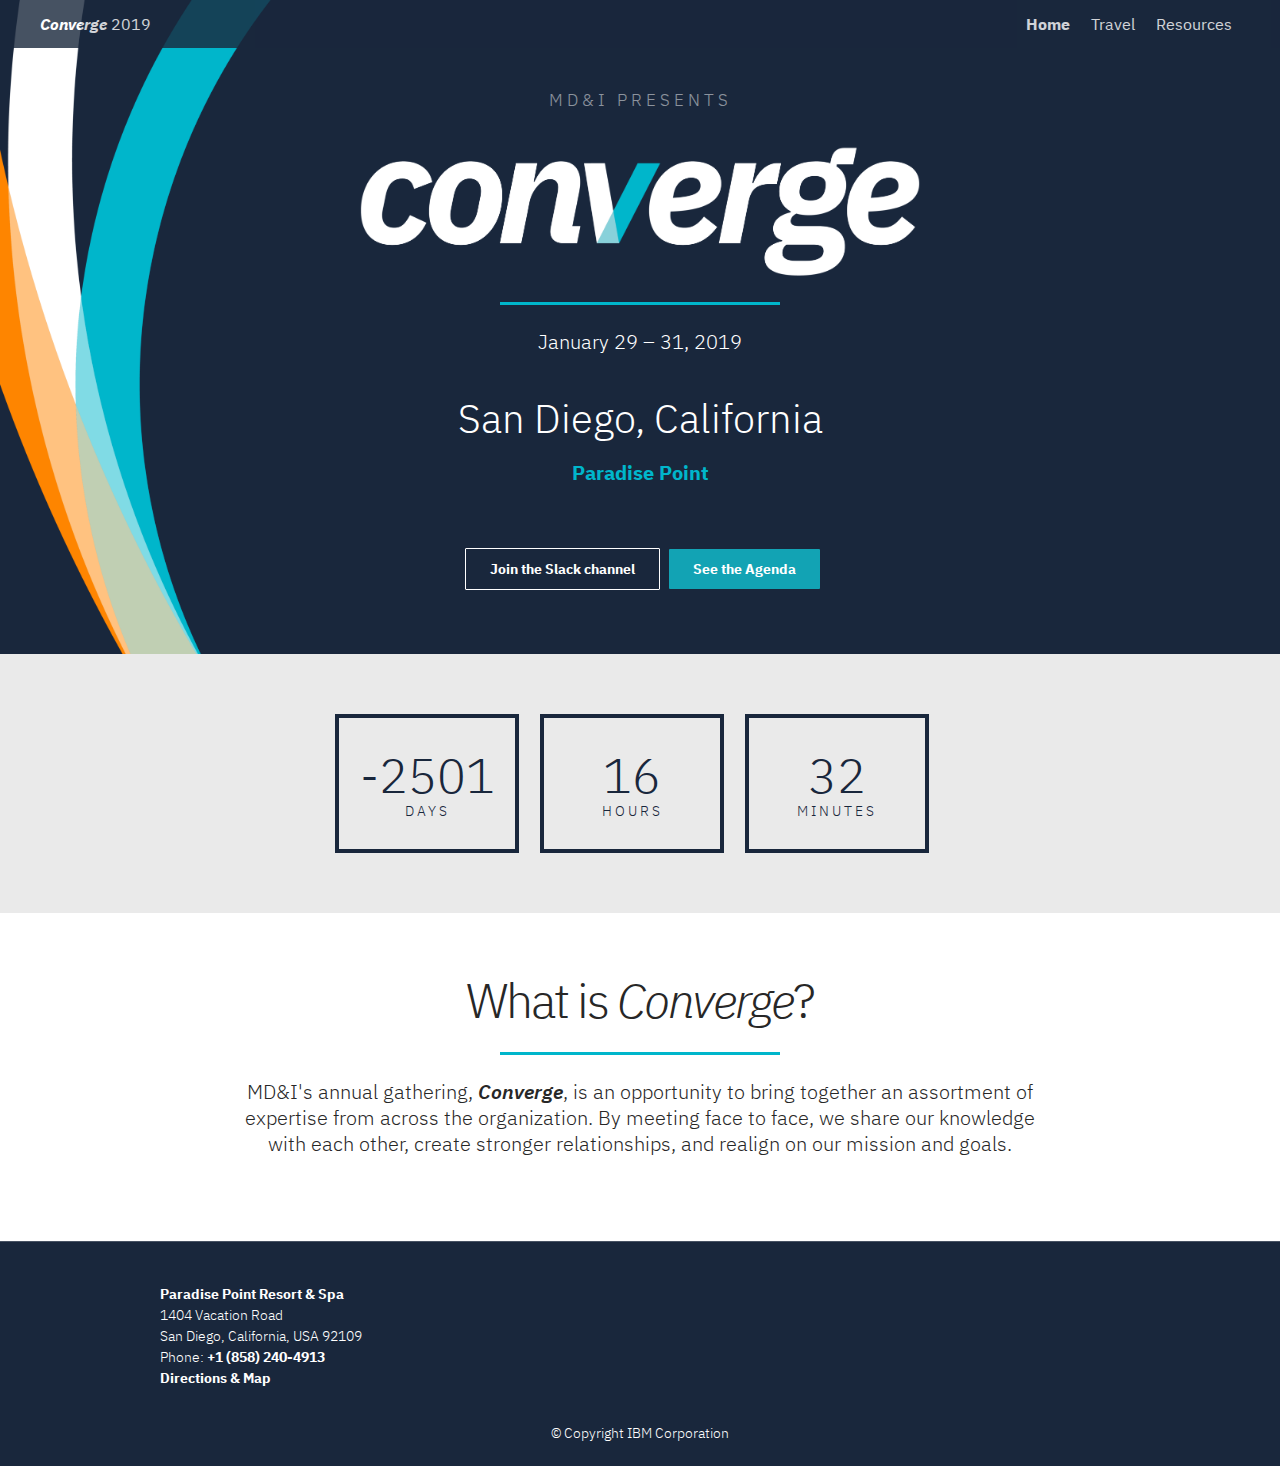
<file: index.html>
<!DOCTYPE html>
<html lang="en-US">

<head>
  <meta http-equiv="Content-Type" content="text/html; charset=UTF-8" />
  <meta http-equiv="X-UA-Compatible" content="IE=edge">
  <meta name="viewport" content="width=device-width, initial-scale=1, shrink-to-fit=no">
  <meta name="Owner" content="Jerry Peitzman/US/IBM," />
  <meta name="Source" content="delivery:IBM authoring:IBM" />
  <meta name="Robots" content="index, follow" />

  <title>Converge 2019</title>
  <meta name="description" content="" />

  <link rel="stylesheet" href="src/css/normalize.css">
  <link rel="stylesheet" href="src/css/main.css">
</head>

<body class="home">

    <nav class="global-menu" aria-label="global navigation">
      <a class="menu__toggle" aria-label="Toggle navigation menu" onclick="toggleMenu()">
        <img alt="Toggle navigation menu" class="menu-toggle-icon" src="src/img/icon-menutoggle.svg">
      </a>
      <div class="menu__header">
        <a class="menu__identifier" href="index.html">
          <b><i>Converge</b></i> 2019
        </a>
      </div>
      <ul class="menu" id="menu__toggle" style="display:none;">
        <li class="menu__item active">
          <a class="menu__link" href="index.html">Home</a>
        </li>
        <li class="menu__item ">
          <a class="menu__link" href="travel.html">Travel</a>
        </li>
        <li class="menu__item ">
          <a class="menu__link" href="resources.html">Resources</a>
        </li>
        </ul>
    </nav>

  <div class="hero">
    <div class="container">
      <div class="hero__group">
        <p class="darkparagraph">MD&amp;I Presents</p>
        <img src='src/img/converge_logo_80.png' id='logoimage'>
      </div>
      <hr />
      <p>January 29 – 31, 2019</p>
      <h2>San Diego, California</h2>
      <a href="https://www.destinationhotels.com/paradise-point" target="_blank">Paradise Point</a>
      <div class="hero__button-group">
          <a href="" class="apx-button apx-button--secondary">Join the Slack channel</a>
          <a href="" class="apx-button apx-button--primary">See the Agenda</a>
      </div>
    </div>
  </div>
  <section class="gray">
    <div class="container">
    <div id="countdown" >
      <div><span class="days"></span>
        <div class="smalltext">Days</div>
      </div>
      <div><span class="hours"></span>
        <div class="smalltext full">Hours</div>
        <div class="smalltext abbrev">Hrs</div>
      </div>
        <div><span class="minutes"></span>
        <div class="smalltext full">Minutes</div>
        <div class="smalltext abbrev">Min</div>
      </div>
    </div>
  </div>
</section>
  <main>
    <div class="container">
      <h3>What is <em>Converge</em>?</h3>
      <hr />
      <p>MD&I's annual gathering, <em>Converge</em>, is an opportunity to bring together an assortment of expertise from across the organization. By meeting face to face, we share our knowledge with each other, create stronger relationships, and realign on our mission and goals.</p>
    </div>



  </main>
  <section class="dark hidden">
    <div class="container">
    <h3>Education Sessions - Call for Proposals</h3>
    <hr />
    <p>This year, we're looking to build the curriculum around our theme: <span class="nobr">In Sight</span>. We want to hear new voices and get fresh ideas from MD&amp;Iers and teams of diverse backgrounds and experiences!</p>
    <p>Submit ideas to Bill Chamberlin by <strong>Oct 13</strong>. Learn about our proposal criteria and the submission process on <a href="https://w3-connections.ibm.com/blogs/66da2f77-25af-469a-a484-51c890669c04/entry/Have_an_idea_for_a_2018_Skill_Summit_Educaton_Session?lang=en_us">Connections.</a></p>
    </div>
  </section>
  <footer>
    <div class="container flex-container">
      <div class="flex-item">
        <address>
          <b>Paradise Point Resort & Spa</b><br />
          1404 Vacation Road<br />
          San Diego, California, USA 92109<br />
          Phone: <a href="tel:1-858-240-4913">+1 (858) 240-4913</a><br />
          <a href="https://www.google.com/maps/place/Paradise+Point+Resort+%26+Spa/@32.764924,-117.240332,15z/data=!4m22!1m14!4m13!1m5!1m1!1s0x80deaa6c155d60bf:0x47aa3ded79326d9e!2m2!1d-117.240434!2d32.7649121!1m6!1m2!1s0x80deaa6c155d60bf:0x47aa3ded79326d9e!2sHyatt+Regency+Mission+Bay+Spa+and+Marina,+1441+Quivira+Rd,+San+Diego,+CA+92109!2m2!1d-117.240434!2d32.7649121!3m6!1s0x0:0x3938534cc22f65e!5m1!1s2018-08-20!8m2!3d32.7751694!4d-117.2388035" target="_blank">Directions & Map</a>
        </address>
      </div>
      <div class="flex-item">
      </div>
      <div class="flex-item">
      </div>
    </div>
    <div class="container">
        <p>&copy; Copyright IBM Corporation</p>
    </div>
  </footer>

  <script type="text/javascript">
    function toggleMenu() {
      var x = document.getElementById("menu__toggle");
      if (x.style.display === "none") {
        x.style.display = "block";
      } else {
        x.style.display = "none";
      }
    }

    var deadline = 'Sep 21 2019 00:00:00';
    function time_remaining(endtime) {
      var t = Date.parse(endtime) - Date.parse(new Date());
      var seconds = Math.floor((t / 1000) % 60);
      var minutes = Math.floor((t / 1000 / 60) % 60);
      var hours = Math.floor((t / (1000 * 60 * 60)) % 24);
      var days = Math.floor(t / (1000 * 60 * 60 * 24));
      return {
        'total': t,
        'days': days,
        'hours': hours,
        'minutes': minutes,
        'seconds': seconds
      };
    }
    function run_clock(id, endtime) {
      var clock = document.getElementById(id);

      // get spans where our clock numbers are held
      var days_span = clock.querySelector('.days');
      var hours_span = clock.querySelector('.hours');
      var minutes_span = clock.querySelector('.minutes');
      var seconds_span = clock.querySelector('.seconds');

      function update_clock() {
        var t = time_remaining(endtime);

        // update the numbers in each part of the clock
        days_span.innerHTML = t.days;
        hours_span.innerHTML = ('0' + t.hours).slice(-2);
        minutes_span.innerHTML = ('0' + t.minutes).slice(-2);
        seconds_span.innerHTML = ('0' + t.seconds).slice(-2);

        if (t.total <= 0) {
          clearInterval(timeinterval);
        }
      }
      update_clock();
      var timeinterval = setInterval(update_clock, 1000);
    }
    run_clock('countdown', deadline);
    //# sourceURL=pen.js
  </script>
</body>

</html>
</file>
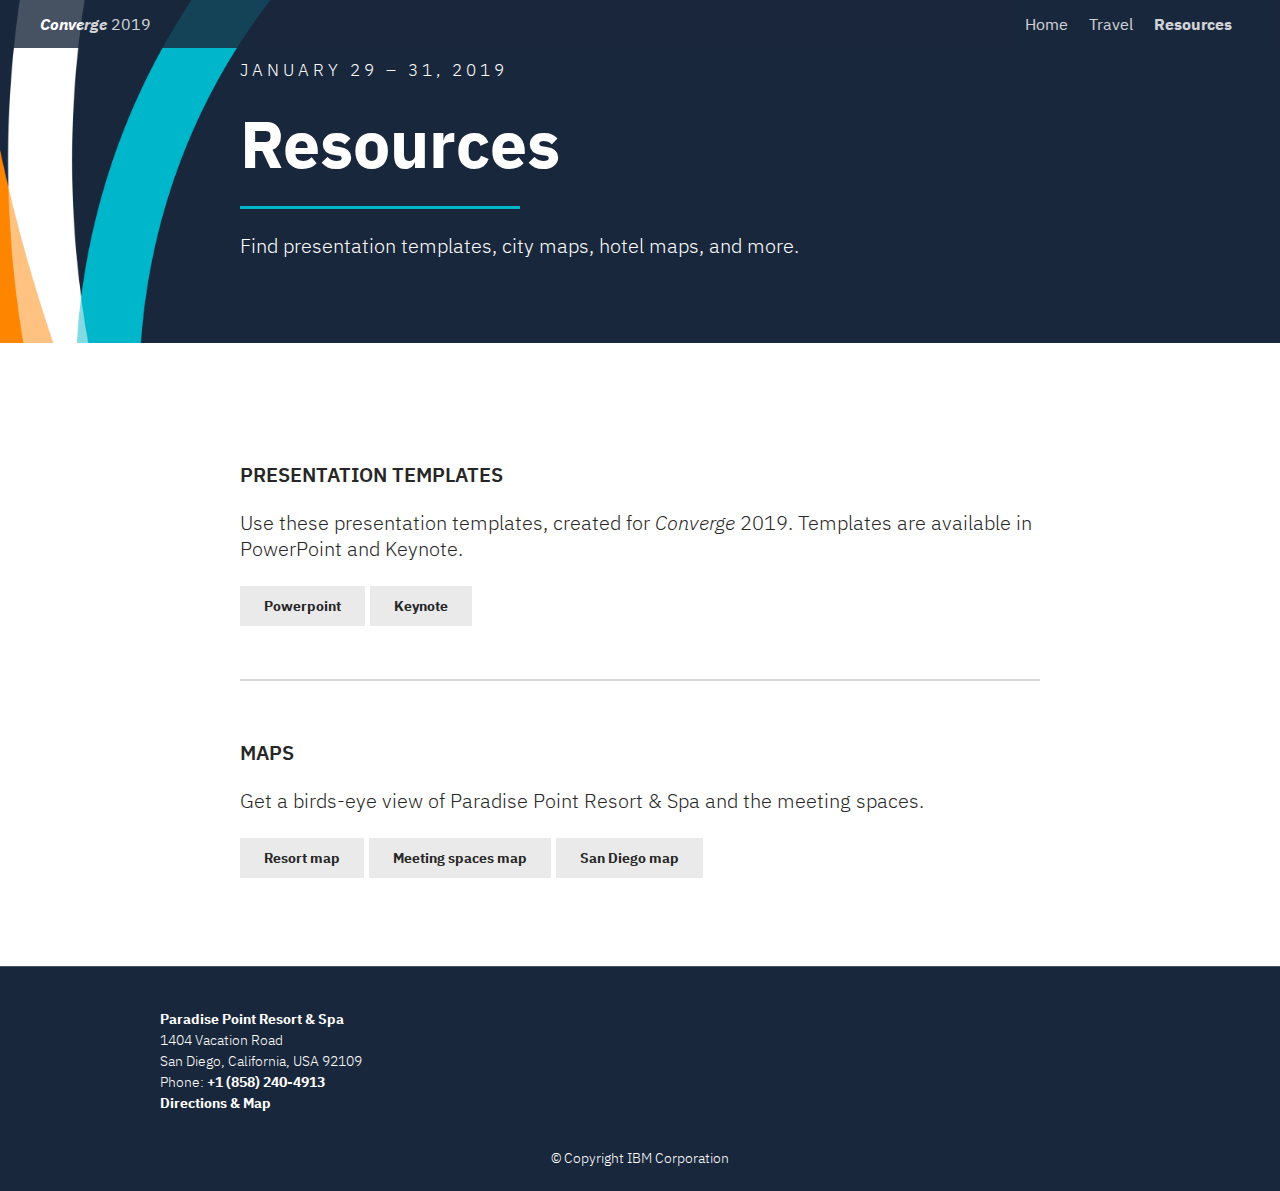
<file: resources.html>
<!DOCTYPE html>
<html lang="en-US">

<head>
  <meta http-equiv="Content-Type" content="text/html; charset=UTF-8" />
  <meta http-equiv="X-UA-Compatible" content="IE=edge">
  <meta name="viewport" content="width=device-width, initial-scale=1, shrink-to-fit=no">
  <meta name="Owner" content="Jerry Peitzman/US/IBM" />
  <meta name="Source" content="delivery:IBM authoring:IBM" />
  <meta name="Robots" content="index, follow" />

  <title>Resources - Converge 2019</title>
  <meta name="description" content="" />

  <link rel="stylesheet" href="src/css/normalize.css">
  <link rel="stylesheet" href="src/css/main.css">
</head>

<body>

  <nav class="global-menu" aria-label="global navigation">
    <a class="menu__toggle" aria-label="Toggle navigation menu" onclick="toggleMenu()">
      <img alt="Toggle navigation menu" class="menu-toggle-icon" src="src/img/icon-menutoggle.svg">
    </a>

    <div class="menu__header">
      <a class="menu__identifier" href="index.html">
        <b><i>Converge</b></i> 2019
      </a>
    </div>
    <ul class="menu" id="menu__toggle" style="display:none;">
      <li class="menu__item">
        <a class="menu__link" href="index.html">Home</a>
      </li>
      <li class="menu__item ">
        <a class="menu__link" href="travel.html">Travel</a>
      </li>
      <li class="menu__item active">
        <a class="menu__link" href="resources.html">Resources</a>
      </li>
    </ul>
  </nav>

  <div class="hero">
    <div class="container">
      <div class="hero__group">
        <p>January 29 – 31, 2019</p>
        <h1>Resources</h1>
      </div>
      <hr class="left" />
      <p>Find presentation templates, city maps, hotel maps, and more.</p>
    </div>
  </div>
  <main>


    <div class="container">
      <h4>Presentation templates</h4>
      <p>Use these presentation templates, created for <i>Converge</i> 2019. Templates are available in PowerPoint and Keynote.</p>
      <p>
          <a href="src/downloads/Powerpoint.zip" class="apx-button">Powerpoint</a>
          <a href="src/downloads/Keynote.zip" class="apx-button">Keynote</a>

      </p>

      <hr class="full" />

      <h4>Maps</h4>
      <p>Get a birds-eye view of Paradise Point Resort & Spa and the meeting spaces.</p>
      <p>
          <a href="src/downloads/converge_resort_map.pdf" class="apx-button" target="_blank">Resort map</a>
          <a href="src/downloads/converge_meeting-spaces_map.pdf" class="apx-button" target="_blank">Meeting spaces map</a>
          <a href="https://www.google.com/maps/place/Paradise+Point+Resort+%26+Spa/@32.775169,-117.240997,17z/data=!3m1!4b1!4m5!3m4!1s0x80deaa7406679e99:0x3938534cc22f65e!8m2!3d32.775169!4d-117.238803" class="apx-button" target="_blank">San Diego map</a>
      </p>

    </div>



  </main>

  <footer>
    <div class="container flex-container">
      <div class="flex-item">
        <address>
          <b>Paradise Point Resort & Spa</b><br />
          1404 Vacation Road<br />
          San Diego, California, USA 92109<br />
          Phone: <a href="tel:1-858-240-4913">+1 (858) 240-4913</a><br />
          <a href="https://www.google.com/maps/place/Paradise+Point+Resort+%26+Spa/@32.764924,-117.240332,15z/data=!4m22!1m14!4m13!1m5!1m1!1s0x80deaa6c155d60bf:0x47aa3ded79326d9e!2m2!1d-117.240434!2d32.7649121!1m6!1m2!1s0x80deaa6c155d60bf:0x47aa3ded79326d9e!2sHyatt+Regency+Mission+Bay+Spa+and+Marina,+1441+Quivira+Rd,+San+Diego,+CA+92109!2m2!1d-117.240434!2d32.7649121!3m6!1s0x0:0x3938534cc22f65e!5m1!1s2018-08-20!8m2!3d32.7751694!4d-117.2388035" target="_blank">Directions & Map</a>
        </address>
      </div>
      <div class="flex-item">
      </div>
      <div class="flex-item">
          </div>
    </div>
    <div class="container">
        <p>&copy; Copyright IBM Corporation</p>
    </div>
  </footer>

</body>
<script type="text/javascript">
  function toggleMenu() {
    var x = document.getElementById("menu__toggle");
    if (x.style.display === "none") {
      x.style.display = "block";
    } else {
      x.style.display = "none";
    }
  }
</script>

</html>
</file>
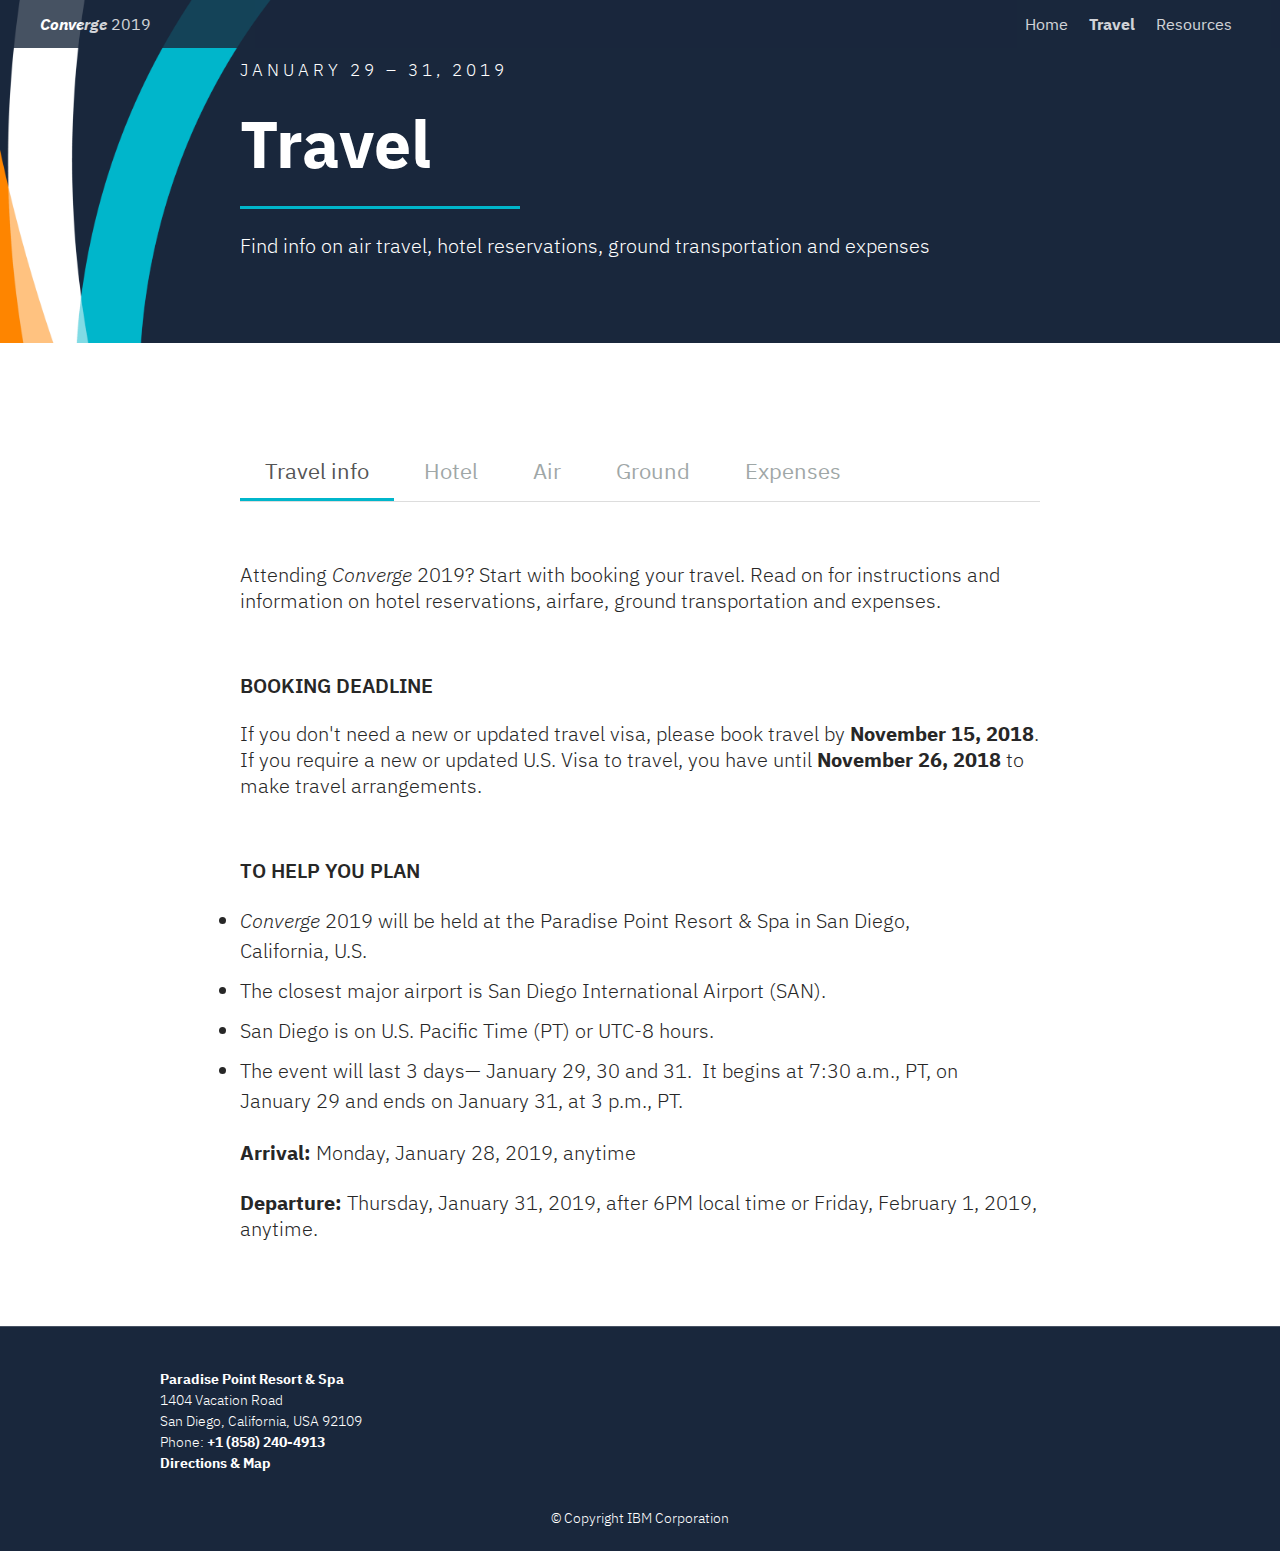
<file: travel.html>
<!DOCTYPE html>
<html lang="en-US">

<head>
  <meta http-equiv="Content-Type" content="text/html; charset=UTF-8" />
  <meta http-equiv="X-UA-Compatible" content="IE=edge">
  <meta name="viewport" content="width=device-width, initial-scale=1, shrink-to-fit=no">
  <meta name="Owner" content="Jerry Peitzman/US/IBM" />
  <meta name="Source" content="delivery:IBM authoring:IBM" />
  <meta name="Robots" content="index, follow" />

  <title>Travel - Converge 2019</title>
  <meta name="description" content="" />

  <link rel="stylesheet" href="src/css/normalize.css">
  <link rel="stylesheet" href="src/css/main.css">


</head>



<body>

  <nav class="global-menu" aria-label="global navigation">
    <a class="menu__toggle" aria-label="Toggle navigation menu" onclick="toggleMenu()">
      <img alt="Toggle navigation menu" class="menu-toggle-icon" src="src/img/icon-menutoggle.svg">
    </a>

    <div class="menu__header">
      <a class="menu__identifier" href="index.html">
        <b><i>Converge</b></i> 2019
      </a>
    </div>
    <ul class="menu" id="menu__toggle" style="display:none;">
      <li class="menu__item">
        <a class="menu__link" href="index.html">Home</a>
      </li>
      <li class="menu__item active">
        <a class="menu__link" href="travel.html">Travel</a>
      </li>
      <li class="menu__item">
        <a class="menu__link" href="resources.html">Resources</a>
      </li>
    </ul>
  </nav>

  <div class="hero">
    <div class="container">
      <div class="hero__group">
        <p>January 29 – 31, 2019</p>
        <h1>Travel</h1>
      </div>
      <hr class="left" />
      <p>Find info on air travel, hotel reservations, ground transportation and expenses</p>
    </div>
  </div>

  <main>

<div class="tabs container">

  <input id="tab1" type="radio" name="tabs" checked>
  <label for="tab1">Travel info</label>

  <input id="tab2" type="radio" name="tabs">
  <label for="tab2">Hotel</label>

  <input id="tab3" type="radio" name="tabs">
  <label for="tab3">Air</label>

  <input id="tab4" type="radio" name="tabs">
  <label for="tab4">Ground</label>

  <input id="tab5" type="radio" name="tabs">
  <label for="tab5">Expenses</label>

  <section id="content1">
    <p>Attending <i>Converge</i> 2019? Start with booking your travel. Read on for instructions and information on hotel reservations, airfare, ground transportation and expenses.</p>

    <h4>Booking Deadline</h4>
    <p>If you don't need a new or updated travel visa, please book travel by <b>November 15, 2018</b>. If you require a new or updated U.S. Visa to travel, you have until <b>November 26, 2018</b> to make travel arrangements.</p>

    <h4>To help you plan</h4>
    <ul>
      <li><i>Converge</i> 2019 will be held at the Paradise Point Resort & Spa in San Diego, California, U.S.</li>
      <li>The closest major airport is San Diego International Airport (SAN).</li>
      <li>San Diego is on U.S. Pacific Time (PT) or UTC-8 hours.</li>
      <li>The event will last 3 days— January 29, 30 and 31.  It begins at 7:30 a.m., PT, on January 29 and ends on January 31, at 3 p.m., PT.</li>
    </ul>

    <p><b>Arrival:</b> Monday, January 28, 2019, anytime</p>

    <p><b>Departure:</b> Thursday, January 31, 2019, after 6PM local time or Friday, February 1, 2019, anytime.</p>


  </section>

  <section id="content2">
    <p><a href="https://www.destinationhotels.com/paradise-point" target="_blank">Paradise Point Resort & Spa</a><br />
    1404 Vacation Road<br />
    San Diego, CA 92109<br />
    +1 (858) 240-4913</p>

    <p>Booking Deadline:</p>
    <ul>
      <li>November 15, 2018, or</li>
      <li>November 26, 2018 for those that require a new or updated U.S. Visa</li>
    </ul>
  </section>

  <section id="content3">

    <p>Booking Deadline:</p>
    <ul>
      <li>November 15, 2018, or</li>
      <li>November 26, 2018 for those that require a new or updated U.S. Visa</li>
    </ul>

    <h4>AIRFARE GUIDELINES</h4>
    <p>Follow the round trip fare caps, based on your departure city, listed below.* Please take the least expensive flight available to you. Your executive must approve any travel exceptions.</p>


    <table style="width:100%">
      <tr>
        <th>Region</th>
        <th>Fare Cap Round Trip Airfare in U.S. dollars (USD)</th>
      </tr>
      <tr>
        <td>Atlanta</td>
        <td>$450</td>
      </tr>
      <tr>
        <td>Austin</td>
        <td>$350</td>
      </tr>
      <tr>
        <td>Boston</td>
        <td>$450</td>
      </tr>
      <tr>
        <td>Canada(Toronto)</td>
        <td>$400</td>
      </tr>
      <tr>
        <td>Chicago</td>
        <td>$400</td>
      </tr>
      <tr>
        <td>China</td>
        <td>$1000</td>
      </tr>
      <tr>
        <td>Detroit</td>
        <td>$450</td>
      </tr>
      <tr>
        <td>France(Paris)</td>
        <td>$1500</td>
      </tr>
      <tr>
        <td>India</td>
        <td>$1450</td>
      </tr>
      <tr>
        <td>Ireland</td>
        <td>$1500</td>
      </tr>
      <tr>
        <td>Japan</td>
        <td>$1000</td>
      </tr>
      <tr>
        <td>Los Angeles</td>
        <td>$400</td>
      </tr>
      <tr>
        <td>Mexico City</td>
        <td>$450</td>
      </tr>
      <tr>
        <td>Middle East & Africa</td>
        <td>$1500</td>
      </tr>
      <tr>
        <td>New York City Tri-State Area</td>
        <td>$400</td>
      </tr>
      <tr>
        <td>Philadelphia</td>
        <td>$500</td>
      </tr>
      <tr>
        <td>Pittsburgh</td>
        <td>$400</td>
      </tr>
      <tr>
        <td>Raleigh</td>
        <td>$450</td>
      </tr>
      <tr>
        <td>Rochester, Minnesota</td>
        <td>$400</td>
      </tr>
      <tr>
        <td>Romania(Bucharest)</td>
        <td>$1200</td>
      </tr>
      <tr>
        <td>San Francisco</td>
        <td>$250</td>
      </tr>
      <tr>
        <td>Seattle</td>
        <td>$250</td>
      </tr>
      <tr>
        <td>UK</td>
        <td>$1500</td>
      </tr>
      <tr>
        <td>Washington, D.C.</td>
        <td>$400</td>
      </tr>
      <tr>
        <td>All other AP</td>
        <td>$1200</td>
      </tr>
      <tr>
        <td>All other Europe</td>
        <td>$1200</td>
      </tr>
      <tr>
        <td>All other Latin America</td>
        <td>$1700</td>
      </tr>
      <tr>
        <td>All other U.S.</td>
        <td>$350</td>
      </tr>
    </table>

    <p><i>The fare caps may change as flights sell out, so check back for updates.</i></p>

  </section>

  <section id="content4">
    <p>MD&I has prepaid for a shuttle service for transportation between the San Diego International Airport and Paradise Point Resort & Spa. This prepaid service is for MD&I employees only.</p>

      <p>Any fees for car rentals, car service, taxis, or rideshares like Uber and Lyft will be at your cost.</p>

      <a href="" target="_blank">Book your shuttle here!</a>


    <h4>Transportation to and from home</h4>
    <p>Each country has its own policies for ground transportation. Please see IBM's <a href="" target="_blank">Global Transportation Policies</a> and make appropriate arrangements based on IBM's guidelines.</p>

  </section>

  <section id="content5">
    <p>Please refer to the <a href="">Expenses page</a> for more information.</p>
  </section>



  </main>

  <footer>
    <div class="container flex-container">
      <div class="flex-item">
        <address>
          <b>Paradise Point Resort & Spa</b><br />
          1404 Vacation Road<br />
          San Diego, California, USA 92109<br />
          Phone: <a href="tel:1-858-240-4913">+1 (858) 240-4913</a><br />
          <a href="https://www.google.com/maps/place/Paradise+Point+Resort+%26+Spa/@32.764924,-117.240332,15z/data=!4m22!1m14!4m13!1m5!1m1!1s0x80deaa6c155d60bf:0x47aa3ded79326d9e!2m2!1d-117.240434!2d32.7649121!1m6!1m2!1s0x80deaa6c155d60bf:0x47aa3ded79326d9e!2sHyatt+Regency+Mission+Bay+Spa+and+Marina,+1441+Quivira+Rd,+San+Diego,+CA+92109!2m2!1d-117.240434!2d32.7649121!3m6!1s0x0:0x3938534cc22f65e!5m1!1s2018-08-20!8m2!3d32.7751694!4d-117.2388035" target="_blank">Directions & Map</a>
        </address>
      </div>
      <div class="flex-item">
      </div>
      <div class="flex-item">
      </div>
    </div>
    <div class="container">
        <p>&copy; Copyright IBM Corporation</p>
    </div>
  </footer>

</body>


</html>
</file>
<file: src/css/main.css>
body {
  background: #19273c;
  color: #272727;
  font-family: 'Plex Sans', 'Helvetica Neue for IBM', 'Helvetica Neue', 'Segoe UI', 'Roboto', 'Oxygen', 'Ubuntu', 'Cantarell', 'Fira Sans', 'Noto Sans', 'Noto', sans-serif;
  font-size: 16px;
  font-weight: 300;
  margin: 0;
  padding: 0;
  width: 100%;
}
body.home {
  text-align: center;
}
@media (min-width: 576px) {
  body {
    font-size: 20px;
  }
}
.containercourses {
  margin: 0 auto;
  margin-bottom: 2em;
  max-width: 800px;
  position: relative;
  width: 100%;
  z-index: 1;
  overflow: hidden;
}

.container {
  margin: 0 auto;
  max-width: 800px;
  position: relative;
  width: 100%;
  z-index: 1;
}

#logoimage {
  padding-bottom: 20px;
  padding-top: 10px;
  width: 70%;
  height: auto;
}

@media (max-width: 480px) {
  #logoimage {
    width: 100%;
  }
}

.pushdown {
  padding-top: 20px;
}

.classes {
  width: 100%;
  overflow: hidden;
  display: inline-block;
}

.classestitle {
  width: auto;
  float: left;
  font-size: 1.2em;
  font-weight: 200;
  letter-spacing: -1px;
  margin-right: .5em;
  margin-bottom: .1em;
}

.classestime {
  width: auto;
  float: left;
  color: #777677;
  display: block;
  font-size: .9em;
  margin-top: .3em;
}

.classesdefinition {
  width: 100%;
  font-size: .85em;
  color: #777677;
  font-weight: 300;
  margin-bottom: 1.8em;
}



/* Headings & Basic Elements
=================================================== */

h1, h2, h3, h5, h6, hgroup, dl, ul, ol, dd, p, figure, blockquote, cite, pre, table, fieldset, hr {
  margin-top: 0;
  margin-bottom: 1.5rem;
}

h1 {
  font-size: 3.3em;
}

h1 em {
  font-style: normal;
  font-weight: 300;
}

h2 {
  font-size: 2em;
  font-weight: 300;
  margin-bottom: .5em;
  margin-top: 1em;
}

h3 {
  font-size: 2.4em;
  font-weight: 300;
  letter-spacing: -2px;
}

h4 {
  margin-top: 3em;
  margin-bottom: 1.5rem;
  text-transform: uppercase;
  font-size: 1em;
  font-weight: 600;
}

h5 {
  font-size: 1em;
  font-weight: 600;
  margin-bottom: .3em;
}

p {
  margin-top: 0;
  line-height: 1.3;
}
p + h4 {
  margin-top: 3em;
}
p.small {
  font-size: .85em;
}
p.tags {
  width: 25%;
  margin: 0 auto;
  float: left;
}
.darkparagraph {
    color: #fff;
    opacity: 0.5;
    padding-top: 30px;
}
li {
  line-height: 1.5em;
}
address {
  font-style: normal;
  margin: 0 0 1.5em;
  line-height: 1.5;
}
hr {
  background: #00B6CB;
  border: 0;
  height: 3px;
  max-width: 280px;
  width: 80%;
}
hr.left {
  margin-left: 0;}

hr.full {
  max-width: none;
  width: 100%;
  background: #D8D8D8;
  height: 2px;
  margin-top: 50px;
  margin-bottom: 50px;
}



b, strong {
  font-weight: 700;
}
em {
  font-style: italic;
}
table th {
  padding-bottom: .5em;
  text-align: left;
}
table td {
  line-height: 1.5em;
}
a {
  font-weight: 700;
  color: #00B6CB;
  text-decoration: none;
  cursor: pointer;
  -webkit-font-smoothing: antialiased;
  -moz-osx-font-smoothing: grayscale;
}
main a {
  color: #1F57A4;
}
a.classes{
  color: #1F57A4;
}
a:hover:not(.apx-button) {
  text-decoration: underline;
}
.emphasis {
  font-weight: 700;
  font-style: italic;
}
@media (min-width: 1024px) {
  .nobr {
    white-space: nowrap;
  }
}


/* Navigation
=================================================== */
.global-menu {
  background: #19273c;
  box-sizing: border-box;
  position: absolute;
  width: 100%;
  z-index: 10;
}
.menu__toggle {
  display: block;
  position: absolute;
  right: 16px;
  top: 16px;
}
.global-menu .menu__header {
  float: none;
  padding: 0 2em;
}
.global-menu ul.menu {
  float: none;
  margin: .5em 0 1em;
  padding: 0;
  text-align: center;
}
.global-menu .menu__item {
  display: block;
  padding: 0;
}
.global-menu .menu__item a.menu__link {
  display: block;
  height: 100%;
  transition: color 0.2s ease;
}
.global-menu .menu__item a.menu__link:hover {
  color: #00b6cb;
}
.global-menu .menu__item.active a.menu__link {
  font-weight: 700;
}
.global-menu .menu__identifier,
.global-menu .menu__item a.menu__link {
  color: #ffffff;
  font-size: 16px;
  font-weight: 400;
  line-height: 48px;
}
.global-menu .menu__identifier:hover,
.global-menu .menu__item a.menu__link:hover {
  text-decoration: none;
}
@media (min-width: 700px) {
  .menu__toggle {
    display: none;
  }
  .global-menu {
    background: #19273c;
    opacity: 0.8;
  }
  .global-menu .menu__header {
    float: left;
  }
  .global-menu ul.menu {
    display: block!important;
    float: right;
    margin: 0;
    padding: 0 2em 0 0;
    text-align: left;
  }
  .global-menu .menu__item {
    display: inline-block;
  }
  .global-menu .menu__item a.menu__link {
    padding: 0 .5em;
  }
}




/* Sections
=================================================== */
.hero, main, section {
  padding: 3em 3em;
  position: relative;
}
.hero {
  background: #19273c;
  color: #fff;
  position: relative;
  z-index: 0;
  background-image: url('../img/converge_bg.png');
  background-repeat: no-repeat;
  background-position: 50% 0;
  background-size: cover;
  -webkit-animation: fadein 3s;
  -moz-animation: fadein 3s;
  -ms-animation: fadein 3s;
  -o-animation: fadein 3s;
  animation: fadein 3s;

}
.hero:before {
  content: ' ';
  display: block;
  opacity: .9;
  position: absolute;
  left: 0;
  top: 0;
  width: 100%;
  height: 100%;
  z-index: 1;
}
.hero__group p {
  font-size: 0.833em;
  letter-spacing: 4px;
  text-transform: uppercase;
}
.hero__button-group {
  margin: 3em 0 0;
}
main {
  background: #fff;
}
main p em {
  font-weight: 600;
}
section.dark {
  background: #19273c;
  color: #fff;
}
section.gray {
  background: #eaeaea;
  color: ##272727;
  position: relative;
}
footer {
  border-top: 1px solid rgba(255, 255, 255, .2);
  color: #fff;
  font-size: .7em;
  padding: 2em 0 0;
  text-align: center;
}
footer .container {
  max-width: 960px;
  padding: 1em 0 0;
}
footer h4 {
  font-size: 18px;
  font-weight: 400;
  margin-bottom: 8px;
}
footer .flex-item a {
  color: #fff;
  text-decoration: none;
}
footer .flex-item a:focus,
footer .flex-item a:hover {
  color: #fff;
  text-decoration: underline;
}
@media screen and (min-width: 1024px) {
footer .flex-item {
    -webkit-box-flex: 1;
    -ms-flex: 1 1 0px;
    flex: 1 1 0;
    text-align: left;
}
}

/* Accordion
=================================================== */
.accordion {
  margin-top: 3em;
}
.accordion .tab {
  position: relative;
  border-bottom: 1px solid #d0dada;
  width: 100%;
  overflow: hidden;
}
.accordion .tab:last-child {
  border: 0;
}
.accordion input {
  position: absolute;
  opacity: 0;
  z-index: -1;
}
.accordion label {
  position: relative;
  display: block;
  padding: 0;
  font-size: 1.5em;
  font-weight: 100;
  line-height: 3;
  cursor: pointer;
}
.accordion .tab-content {
  max-height: 0;
  overflow: hidden;
  -webkit-transition: max-height .5s;
  -o-transition: max-height .5s;
  transition: max-height .5s;
}
.accordion .tab-content .wrapper {
  padding: 1.5em 0 2em;
}
/* :checked */
.accordion input:checked ~ .tab-content {
  max-height: 1000em;
}
/* Icon */
.accordion label::after {
  position: absolute;
  right: 0;
  top: 0;
  display: block;
  width: 1em;
  height: 3em;
  line-height: 3;
  text-align: center;
  -webkit-transition: all .35s;
  -o-transition: all .35s;
  transition: all .35s;
}
.accordion input[type=checkbox] + label::after {
  content: "\203A";
  color: #d0dada;
}
.accordion input[type=checkbox]:hover + label::after {
  color: #12a3b4;
}
.accordion input[type=radio] + label::after {
  content: "\25BC";
}
.accordion input[type=checkbox]:checked + label::after {
  transform: rotate(90deg);
}
.accordion input[type=radio]:checked + label::after {
  transform: rotateX(180deg);
}
.accordion h4 {
  margin: 2em 0 .5em;
}
.accordion h4:first-child {
  margin-top: 0;
}




/* Buttons
=================================================== */
.apx-button {
  box-sizing: border-box;
  -webkit-font-smoothing: antialiased;
  -moz-osx-font-smoothing: grayscale;
  border-radius: 1px;
  display: inline-block;
  font-family: 'Plex Sans',"Helvetica Neue for IBM", "Helvetica Neue", -apple-system, BlinkMacSystemFont, "Segoe UI", "Roboto", "Oxygen", "Ubuntu", "Cantarell", "Fira Sans", "Noto Sans", "Noto", sans-serif;
  font-size: .875rem;
  font-weight: 700;
  line-height: 1rem;
  text-align: center;
  text-decoration: none;
  cursor: pointer;
  opacity: 1;
  -webkit-transition-duration: 300ms;
  transition-duration: 300ms;
  -webkit-transition-property: background-color;
  transition-property: background-color;
  -webkit-transition-timing-function: ease;
  transition-timing-function: ease;
  padding: .75rem 1.5rem;
  color: #272727;
  background-color: #eaeaea;
  margin: 0 0 .25em;
  width: 100%;
}
@media (min-width: 576px) {
  .apx-button {
    width: auto;
  }
  .hero .apx-button--secondary {
    margin: .25rem;
  }
}

.apx-button:disabled {
  cursor: not-allowed;
}
.apx-button:not(:disabled):hover,
.apx-button:not(:disabled):focus {
  color: #272727;
  background-color: #d8d8d8;
}
.apx-button:disabled {
  color: rgba(39, 39, 39, 0.5);
}
.apx-button--primary {
  -webkit-font-smoothing: antialiased;
  -moz-osx-font-smoothing: grayscale;
  display: inline-block;
  font-family: 'Plex Sans',"Helvetica Neue for IBM", "Helvetica Neue", -apple-system, BlinkMacSystemFont, "Segoe UI", "Roboto", "Oxygen", "Ubuntu", "Cantarell", "Fira Sans", "Noto Sans", "Noto", sans-serif;
  font-size: .875rem;
  font-weight: 700;
  line-height: 1rem;
  text-align: center;
  text-decoration: none;
  cursor: pointer;
  opacity: 1;
  -webkit-transition-duration: 300ms;
  transition-duration: 300ms;
  -webkit-transition-property: background-color;
  transition-property: background-color;
  -webkit-transition-timing-function: ease;
  transition-timing-function: ease;
  padding: .75rem 1.5rem;
  color: #fff;
  background-color: #12a3b4;
}
.apx-button--primary:disabled {
  cursor: not-allowed;
}
.apx-button--primary:not(:disabled):hover,
.apx-button--primary:not(:disabled):focus {
  color: #fff;
  background-color: #188291;
}
.apx-button--primary:disabled {
  color: rgba(255, 255, 255, 0.5);
  background-color: #71cddd;
}
.apx-button--secondary {
  -webkit-font-smoothing: antialiased;
  -moz-osx-font-smoothing: grayscale;
  display: inline-block;
  font-family: 'Plex Sans',"Helvetica Neue for IBM", "Helvetica Neue", -apple-system, BlinkMacSystemFont, "Segoe UI", "Roboto", "Oxygen", "Ubuntu", "Cantarell", "Fira Sans", "Noto Sans", "Noto", sans-serif;
  font-size: .875rem;
  font-weight: 700;
  line-height: 1rem;
  text-align: center;
  text-decoration: none;
  cursor: pointer;
  opacity: 1;
  -webkit-transition-duration: 300ms;
  transition-duration: 300ms;
  -webkit-transition-property: background-color;
  transition-property: background-color;
  -webkit-transition-timing-function: ease;
  transition-timing-function: ease;
  padding: .75rem 1.5rem;
  color: #fff;
  background-color: #19273c;
  border: 1px solid #fff;
}

.apx-button--secondary:disabled {
  cursor: not-allowed;
}
.apx-button--secondary:not(:disabled):hover,
.apx-button--secondary:not(:disabled):focus {
  color: #fff;
  background-color: rgba(25, 39, 60, 0.8);
}
.apx-button--secondary:disabled {
  color: rgba(255, 255, 255, 0.5);
  background-color: rgba(25, 39, 60, 0.8);
}


/* Countdown
    =================================================== */

#countdown {
  font-weight: 100;
  color: #19273c;
  display: inline-block;
  text-align: center;
  width: 100%;
}
#countdown>div {
  border: 2px solid #19273c;
  box-sizing: border-box;
  display: inline-block;
  margin-right: 2%;
  padding: 1.5em .25em;
  width: 23%;
}
#countdown>div:last {
  margin-right: 0;
}
#countdown div>span {
  font-size: 1.75em;
  font-weight: 300;
  display: inline-block;
}
#countdown .smalltext {
  font-size: .7em;
  letter-spacing: 3px;
  text-transform: uppercase;
}
#countdown .smalltext.full {
  display: none;
}
@media (min-width: 576px) {
  #countdown>div {
    border: 4.5px solid #19273c;
    padding: 1.5em .5em;
  }
  #countdown div>span {
    font-size: 2.4em;
  }
  #countdown .smalltext.full {
    display: block;
  }
  #countdown .smalltext.abbrev {
    display: none;
  }
}

/* Fonts
    =================================================== */

@font-face {
  src: url("../fonts/woff/IBMPlexSans-Light-V01.1.woff") format('woff'), url("../fonts/woff2/IBMPlexSans-Light-V01.1.woff2") format('woff2');
  font-family: 'Plex Sans';
  font-style: normal;
  font-weight: 300;
}
@font-face {
  src: url("../fonts/woff/IBMPlexSans-LightItalic-V01.1.woff") format('woff'), url("../fonts/woff2/IBMPlexSans-LightItalic-V01.1.woff2") format('woff2');
  font-family: 'Plex Sans';
  font-style: italic;
  font-weight: 300;
}
@font-face {
  src: url("../fonts/woff/IBMPlexSans-Regular-V01.1.woff") format('woff'), url("../fonts/woff2/IBMPlexSans-Regular-V01.1.woff2") format('woff2');
  font-family: 'Plex Sans';
  font-style: normal;
  font-weight: 400;
}
@font-face {
  src: url("/assesrcts/fonts/woff/IBMPlexSans-Italic-V01.1.woff") format('woff'), url("../fonts/woff2/IBMPlexSans-Italic-V01.1.woff2") format('woff2');
  font-family: 'Plex Sans';
  font-style: italic;
  font-weight: 400;
}
@font-face {
  src: url("../fonts/woff/IBMPlexSans-Text-V01.1.woff") format('woff'), url("../fonts/woff2/IBMPlexSans-Text-V01.1.woff2") format('woff2');
  font-family: 'Plex Sans';
  font-style: normal;
  font-weight: 450;
}
@font-face {
  src: url("../fonts/woff/IBMPlexSans-TextItalic-V01.1.woff") format('woff'), url("../fonts2/woff/IBMPlexSans-TextItalic-V01.1.woff2") format('woff2');
  font-family: 'Plex Sans';
  font-style: italic;
  font-weight: 450;
}
@font-face {
  src: url("../fonts/woff/IBMPlexSans-Medium-V01.1.woff") format('woff'), url("../fonts/woff2/IBMPlexSans-Medium-V01.1.woff2") format('woff2');
  font-family: 'Plex Sans';
  font-style: normal;
  font-weight: 500;
}
@font-face {
  src: url("../fonts/woff/IBMPlexSans-MediumItalic-V01.1.woff") format('woff'), url("../fonts/woff2/IBMPlexSans-MediumItalic-V01.1.woff2") format('woff2');
  font-family: 'Plex Sans';
  font-style: italic;
  font-weight: 500;
}
@font-face {
  src: url("../fonts/woff/IBMPlexSans-SemiBold-V01.1.woff") format('woff'), url("../fonts/woff2/IBMPlexSans-SemiBold-V01.1.woff2") format('woff2');
  font-family: 'Plex Sans';
  font-style: normal;
  font-weight: 600;
}
@font-face {
  src: url("../fonts/woff/IBMPlexSans-SemiBoldItalic-V01.1.woff") format('woff'), url("../fonts/woff2/IBMPlexSans-SemiBoldItalic-V01.1.woff2") format('woff2');
  font-family: 'Plex Sans';
  font-style: italic;
  font-weight: 600;
}
@font-face {
  src: url("../fonts/woff/IBMPlexSans-Bold-V01.1.woff") format('woff'), url("../fonts/woff2/IBMPlexSans-Bold-V01.1.woff2") format('woff2');
  font-family: 'Plex Sans';
  font-style: normal;
  font-weight: 700;
}
@font-face {
  src: url("../fonts/woff/IBMPlexSans-BoldItalic-V01.1.woff") format('woff'), url("../fonts/woff2/IBMPlexSans-BoldItalic-V01.1.woff2") format('woff2');
  font-family: 'Plex Sans';
  font-style: italic;
  font-weight: 700;
}


/* Animation
    =================================================== */
@keyframes fadein {
  from {
    opacity: 0;
  }
  to {
    opacity: 1;
  }
    0% {
        opacity:0;
        transform:  translate(0px,20px)  ;
    }
    100% {
        opacity:1;
        transform:  translate(0px,0px)  ;
    }
}

/* Firefox < 16 */

@-moz-keyframes fadein {
  from {
    opacity: 0;
  }
  to {
    opacity: 1;
  }
}


/* Safari, Chrome and Opera > 12.1 */

@-webkit-keyframes fadein {
  from {
    opacity: 0;
  }
  to {
    opacity: 1;
  }
}


/* Internet Explorer */

@-ms-keyframes fadein {
  from {
    opacity: 0;
  }
  to {
    opacity: 1;
  }
}


/* Opera < 12.1 */

@-o-keyframes fadein {
  from {
    opacity: 0;
  }
  to {
    opacity: 1;
  }
}



/* Temporary
=================================================== */
.hidden {
  display: none!important;
}



@media screen and (min-width: 1024px) {
.flex-container {
    display: -webkit-box;
    display: -ms-flexbox;
    display: flex;
    -webkit-box-orient: horizontal;
    -webkit-box-direction: normal;
    -ms-flex-flow: row wrap;
    flex-flow: row wrap;
}
}

/*test
================================================ */




/* Tabs
=================================================== */
.tabs {
  margin-top: 2em;
}
.tabs section {
  display: none;
  padding: 60px 0 0;
  border-top: 1px solid #ddd;
}
.tabs .flex-grid {
  display: flex;
}
.tabs ul {
  flex: 1;
  margin-right: 2em;
}
.tabs h3 {
  font-size: 1.5em;
  letter-spacing: -1px;
  margin-bottom: 1.5em;
}
.tabs h3 small {
  color: #8E9796;
  display: block;
  font-size: 18px;
  margin-top: .5em;
}
.tabs .title {
  font-weight: 600;
}
.tabs .subtitle {
  color: #8E9796;
  font-style: italic;
}
.tabs input {
  display: none;
}
.tabs label {
  display: inline-block;
  font-size: 1.1em;
  font-weight: 400;
  padding: 15px 25px;
  text-align: center;
  color: #9fa7a7;
}
.tabs label:hover {
  color: #535a5a;
  cursor: pointer;
}
.tabs input:checked + label {
  color: #555;
  border-bottom: 3px solid #00B6CB;
}
.tabs #tab1:checked ~ #content1,
.tabs #tab2:checked ~ #content2,
.tabs #tab3:checked ~ #content3,
.tabs #tab4:checked ~ #content4,
.tabs #tab5:checked ~ #content5 {
  display: block;
}
@media screen and (max-width: 650px) {
  .tabs label {
    padding: 15px;
  }
  .tabs label:before {

  }
}

@media screen and (max-width: 480px) {
  .tabs label {
    font-size: .8em;
    padding: 15px;
  }
}
.tabs ul {
  padding-left: 0;
}
.tabs ul li {
  margin-bottom: .5em;
}
@media (max-width: 480px) {
  .tabs .flex-grid {
    display: block;
  }
}


/* Essential Layout */
.slat {
  width: 100%;
  margin-bottom: 10px;
  overflow: hidden;
}
.slat .thumbnailgreen {
  width: .5em;
  height: .5em;
  float: left;
}

.thumbnailgreen {
  width: .5em;
  height: .5em;
  float: left;
}

.slat .thumbnailyellow {
  width: .5em;
  height: .5em;
  float: left;
}

.thumbnailyellow {
  width: .5em;
  height: .5em;
  float: left;
}

.slat .thumbnailred {
  width: .5em;
  height: .5em;
  float: left;
}

.thumbnailred {
  width: .5em;
  height: .5em;
  float: left;
}
.slat .excerpt {
  width: 80%;
  float: left;
}
a.read-more {
  float: right;
}

/* Colors and details */
}
.slat {
  background-color: #fff;
}
.thumbnailgreen {
  background-color: #00884B;
  margin-right: .9em;
  margin-left: .1em;
  margin-top: .35em;
  -moz-border-radius: 50px;
   -webkit-border-radius: 50px;
   border-radius: 50px;
}

.thumbnailyellow {
  background-color: #FED500;
  margin-right: 1em;
  margin-top: .1em;
  transform: rotate(45deg);
  transform-origin: 0 100%;
}

.thumbnailred {
  background-color: #E62325;
  margin-right: .9em;
  margin-left: .1em;
  margin-top: .35em;
}
.slat h2 {
  margin: 0 0 10px 0;
  padding: 0;
}
.slat p {
  margin: 0;
  padding: 0;
}
a.read-more {
  margin-top: 1em;
  font-size: 0.8em;
  color: #770000;
  text-decoration: none;
  font-weight: bold;
  float: right;
  padding: 6px 10px;
  background-color: #ddd;
}
a.read-more:hover {
  text-decoration: underline;
  background-color: #ccc;
}

.dotgreen {
  height: .5em;
  width: .5em;
  background-color: #00884B;
  border-radius: 50%;
  display: inline-block;
  float: left;
  margin-right: .7em;
  margin-top: .35em;
}

.dotyellow {
  height: .5em;
  width: .5em;
  background-color: #FED500;
  transform: rotate(45deg);
  transform-origin: 0 100%;
  display: inline-block;
  float: left;
  margin-right: .7em;
  margin-top: .1em;
}

.dotred {
  height: .5em;
  width: .5em;
  background-color: #E62325;
  display: inline-block;
  float: left;
  margin-right: .7em;
  margin-top: .35em;
}

.status-label {
  display: inline-block;
  margin-right: 2rem;
}
</file>
